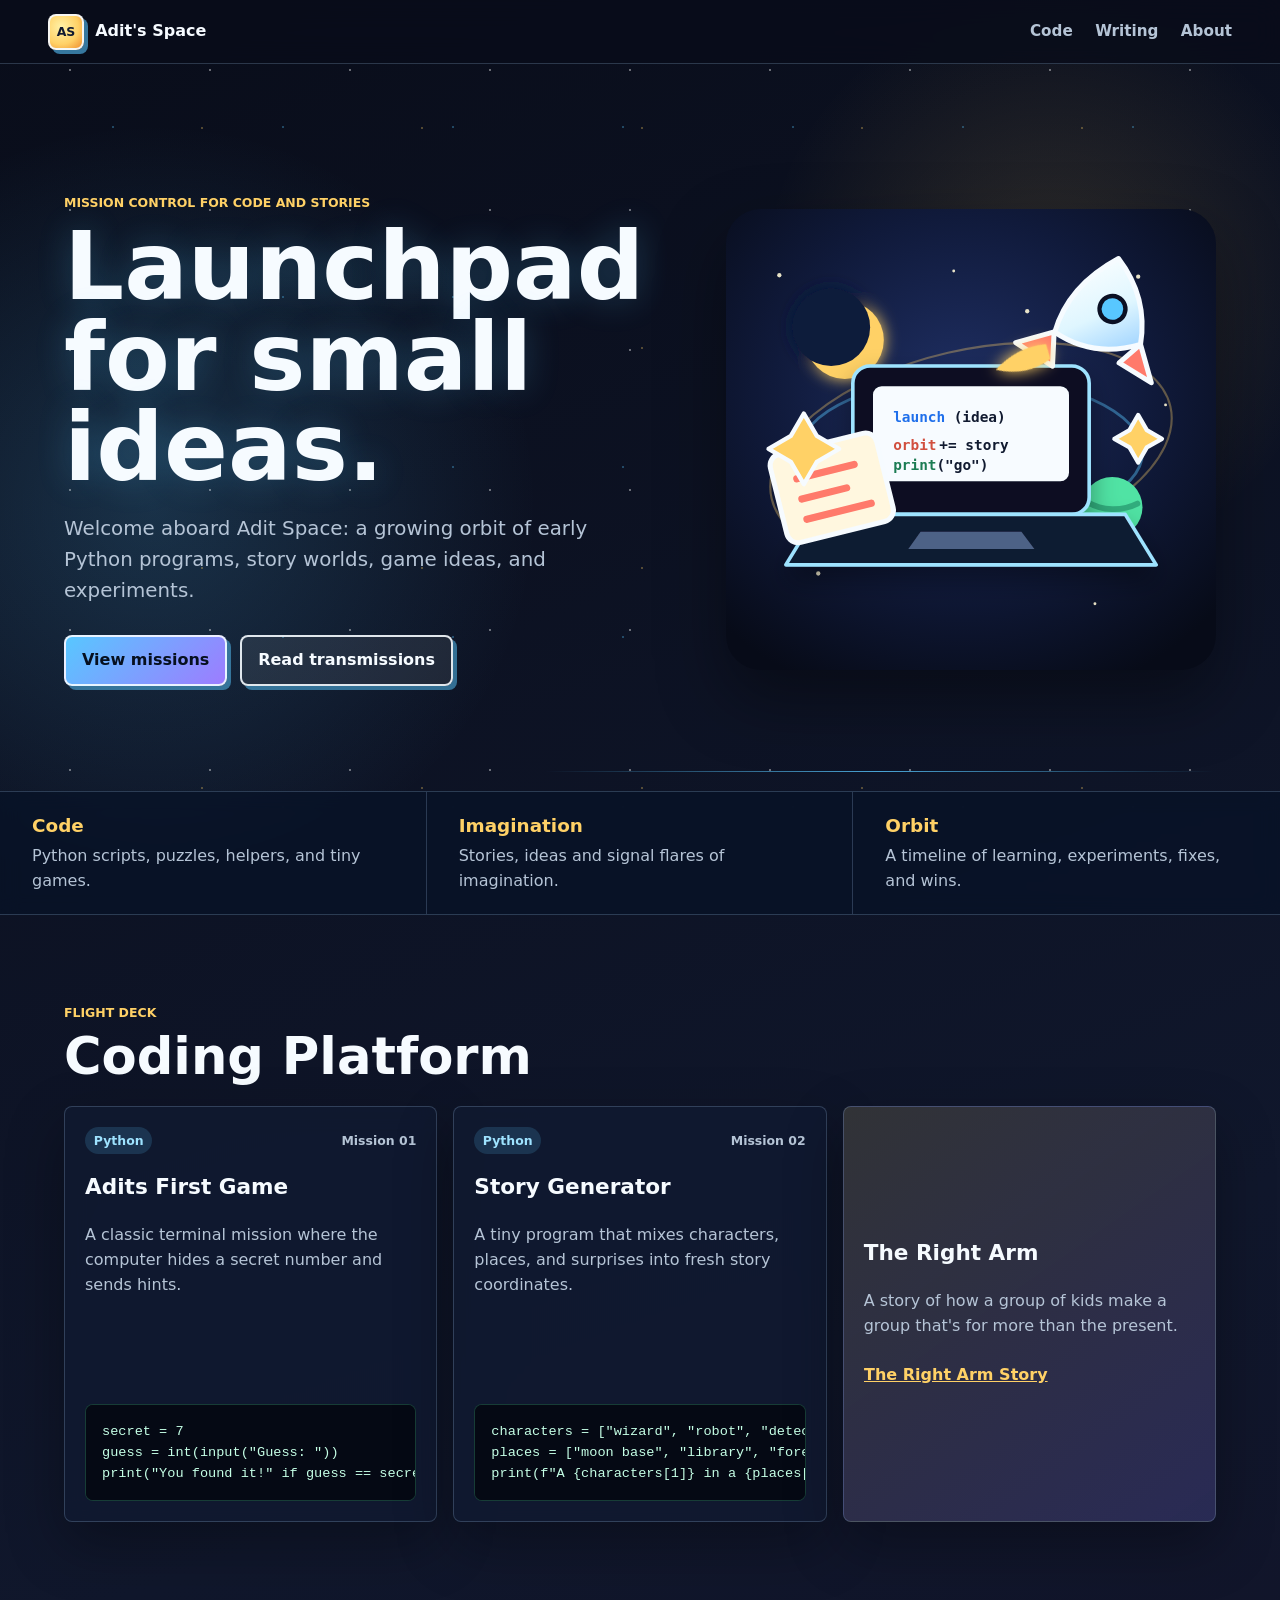
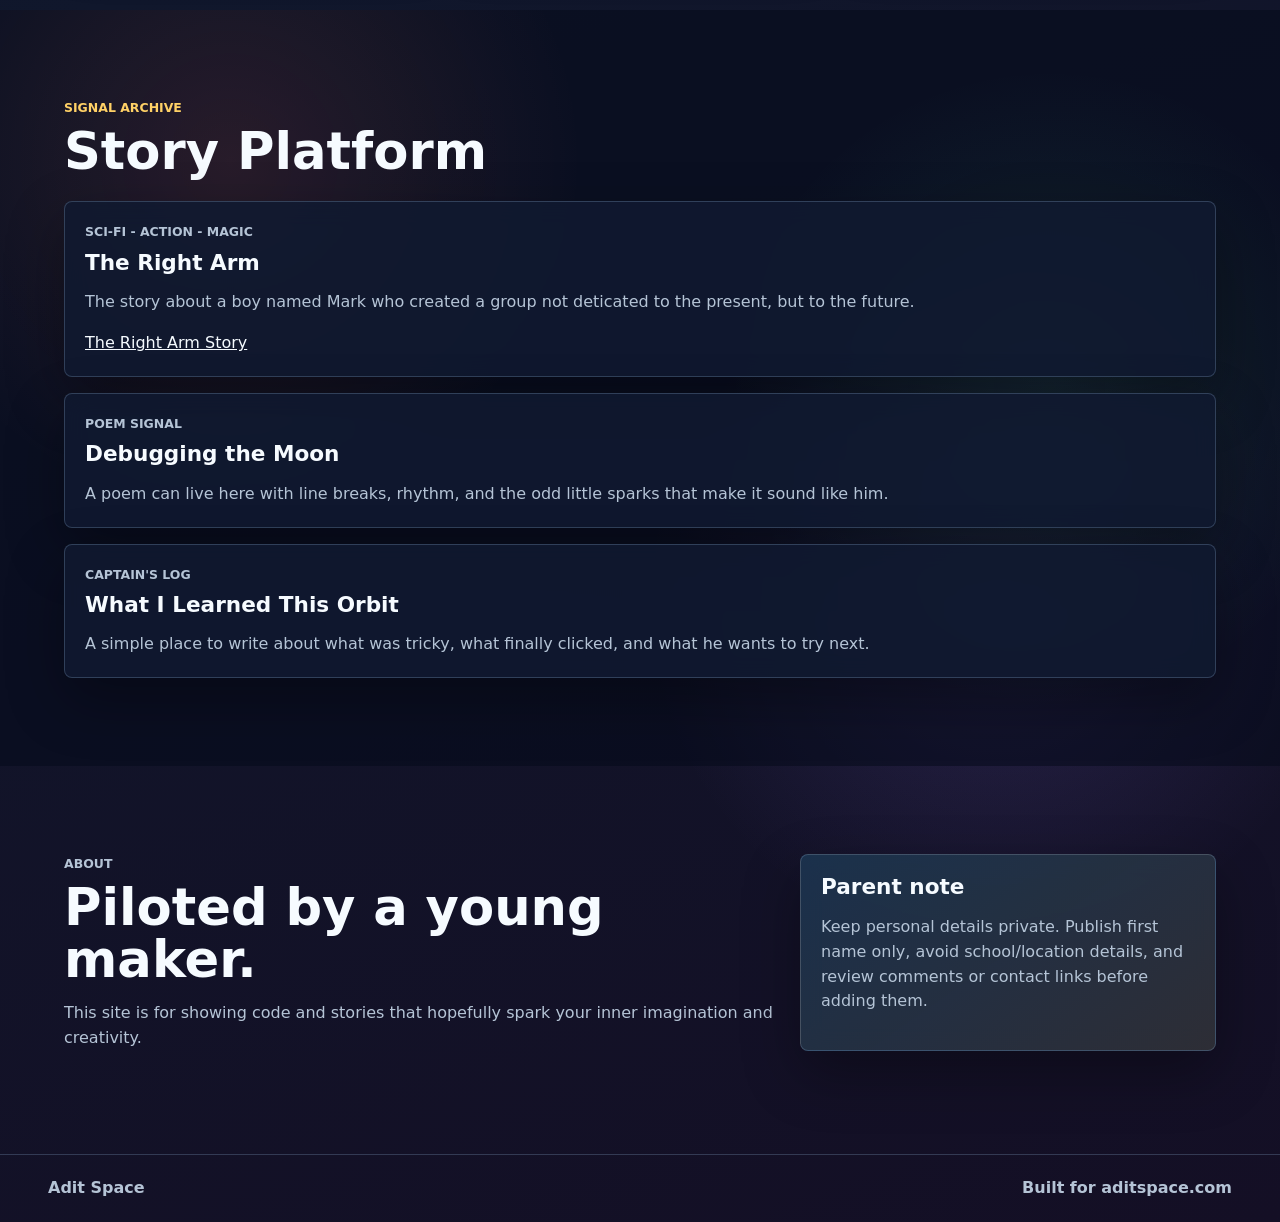
<file: index.html>
<!doctype html>
<html lang="en">
  <head>
    <meta charset="utf-8">
    <meta name="viewport" content="width=device-width, initial-scale=1">
    <meta name="description" content="Adit's space-themed launchpad for Python projects, stories, poems, and experiments.">
    <title>Adit Space</title>
    <link rel="stylesheet" href="styles.css">
  </head>
  <body>
    <header class="site-header">
      <a class="brand" href="#top" aria-label="Adit Space home">
        <span class="brand-mark">AS</span>
        <span>Adit's Space</span>
      </a>
      <nav class="nav" aria-label="Main navigation">
        <a href="#code">Code</a>
        <a href="#writing">Writing</a>
        <a href="#about">About</a>
      </nav>
    </header>

    <main id="top">
      <section class="hero" aria-labelledby="hero-title">
        <div class="hero-copy">
          <p class="eyebrow">Mission control for code and stories</p>
          <h1 id="hero-title">Launchpad for small ideas.</h1>
          <p>
            Welcome aboard Adit Space: a growing orbit of early Python programs, story worlds,
            game ideas, and experiments.
          </p>
          <div class="hero-actions">
            <a class="button primary" href="#code">View missions</a>
            <a class="button secondary" href="#writing">Read transmissions</a>
          </div>
        </div>
        <div class="hero-art" aria-label="Illustration of a space-themed coding launchpad">
          <img src="assets/adit-space-hero.svg" alt="">
        </div>
      </section>

      <section class="intro-strip" aria-label="What lives here">
        <div>
          <strong>Code</strong>
          <span>Python scripts, puzzles, helpers, and tiny games.</span>
        </div>
        <div>
          <strong>Imagination</strong>
          <span>Stories, ideas and signal flares of imagination.</span>
        </div>
        <div>
          <strong>Orbit</strong>
          <span>A timeline of learning, experiments, fixes, and wins.</span>
        </div>
      </section>

      <section class="section" id="code" aria-labelledby="code-title">
        <div class="section-heading">
          <p class="eyebrow">Flight deck</p>
          <h2 id="code-title">Coding Platform</h2>
        </div>
        <div class="project-grid">
          <article class="card">
            <div class="card-topline">
              <span class="tag">Python</span>
              <span class="date">Mission 01</span>
            </div>
            <h3>Adits First Game</h3>
            <p>A classic terminal mission where the computer hides a secret number and sends hints.</p>
            <pre><code>secret = 7
guess = int(input("Guess: "))
print("You found it!" if guess == secret else "Try again")</code></pre>
          </article>

          <article class="card">
            <div class="card-topline">
              <span class="tag">Python</span>
              <span class="date">Mission 02</span>
            </div>
            <h3>Story Generator</h3>
            <p>A tiny program that mixes characters, places, and surprises into fresh story coordinates.</p>
            <pre><code>characters = ["wizard", "robot", "detective"]
places = ["moon base", "library", "forest"]
print(f"A {characters[1]} in a {places[0]}")</code></pre>
          </article>

          <article class="card add-card">
            <h3>The Right Arm</h3>
            <p>A story of how a group of kids make a group that's for more than the present.</p>
            <a href="TheRightArm.html">The Right Arm Story</a>
          </article>
        </div>
      </section>

      <section class="section writing-band" id="writing" aria-labelledby="writing-title">
        <div class="section-heading">
          <p class="eyebrow">Signal archive</p>
          <h2 id="writing-title">Story Platform</h2>
        </div>
        <div class="writing-list">
          <article class="writing-piece">
            <p class="piece-type">Sci-fi - Action - Magic</p>
            <h3>The Right Arm</h3>
            <p>
             The story about a boy named Mark who created a group not deticated to the present, but to the future.
            </p>
            <a href="TheRightArm.html">The Right Arm Story</a>
          </article>
          <article class="writing-piece">
            <p class="piece-type">Poem signal</p>
            <h3>Debugging the Moon</h3>
            <p>
              A poem can live here with line breaks, rhythm, and the odd little sparks that
              make it sound like him.
            </p>
          </article>
          <article class="writing-piece">
            <p class="piece-type">Captain's log</p>
            <h3>What I Learned This Orbit</h3>
            <p>
              A simple place to write about what was tricky, what finally clicked, and what
              he wants to try next.
            </p>
          </article>
        </div>
      </section>

      <section class="section about" id="about" aria-labelledby="about-title">
        <div class="about-copy">
          <p class="eyebrow">About</p>
          <h2 id="about-title">Piloted by a young maker.</h2>
          <p>
            This site is for showing code and stories that hopefully spark your 
            inner imagination and creativity.
          </p>
        </div>
        <div class="note">
          <h3>Parent note</h3>
          <p>
            Keep personal details private. Publish first name only, avoid school/location
            details, and review comments or contact links before adding them.
          </p>
        </div>
      </section>
    </main>

    <footer class="site-footer">
      <span>Adit Space</span>
      <span>Built for aditspace.com</span>
    </footer>
  </body>
</html>
</file>
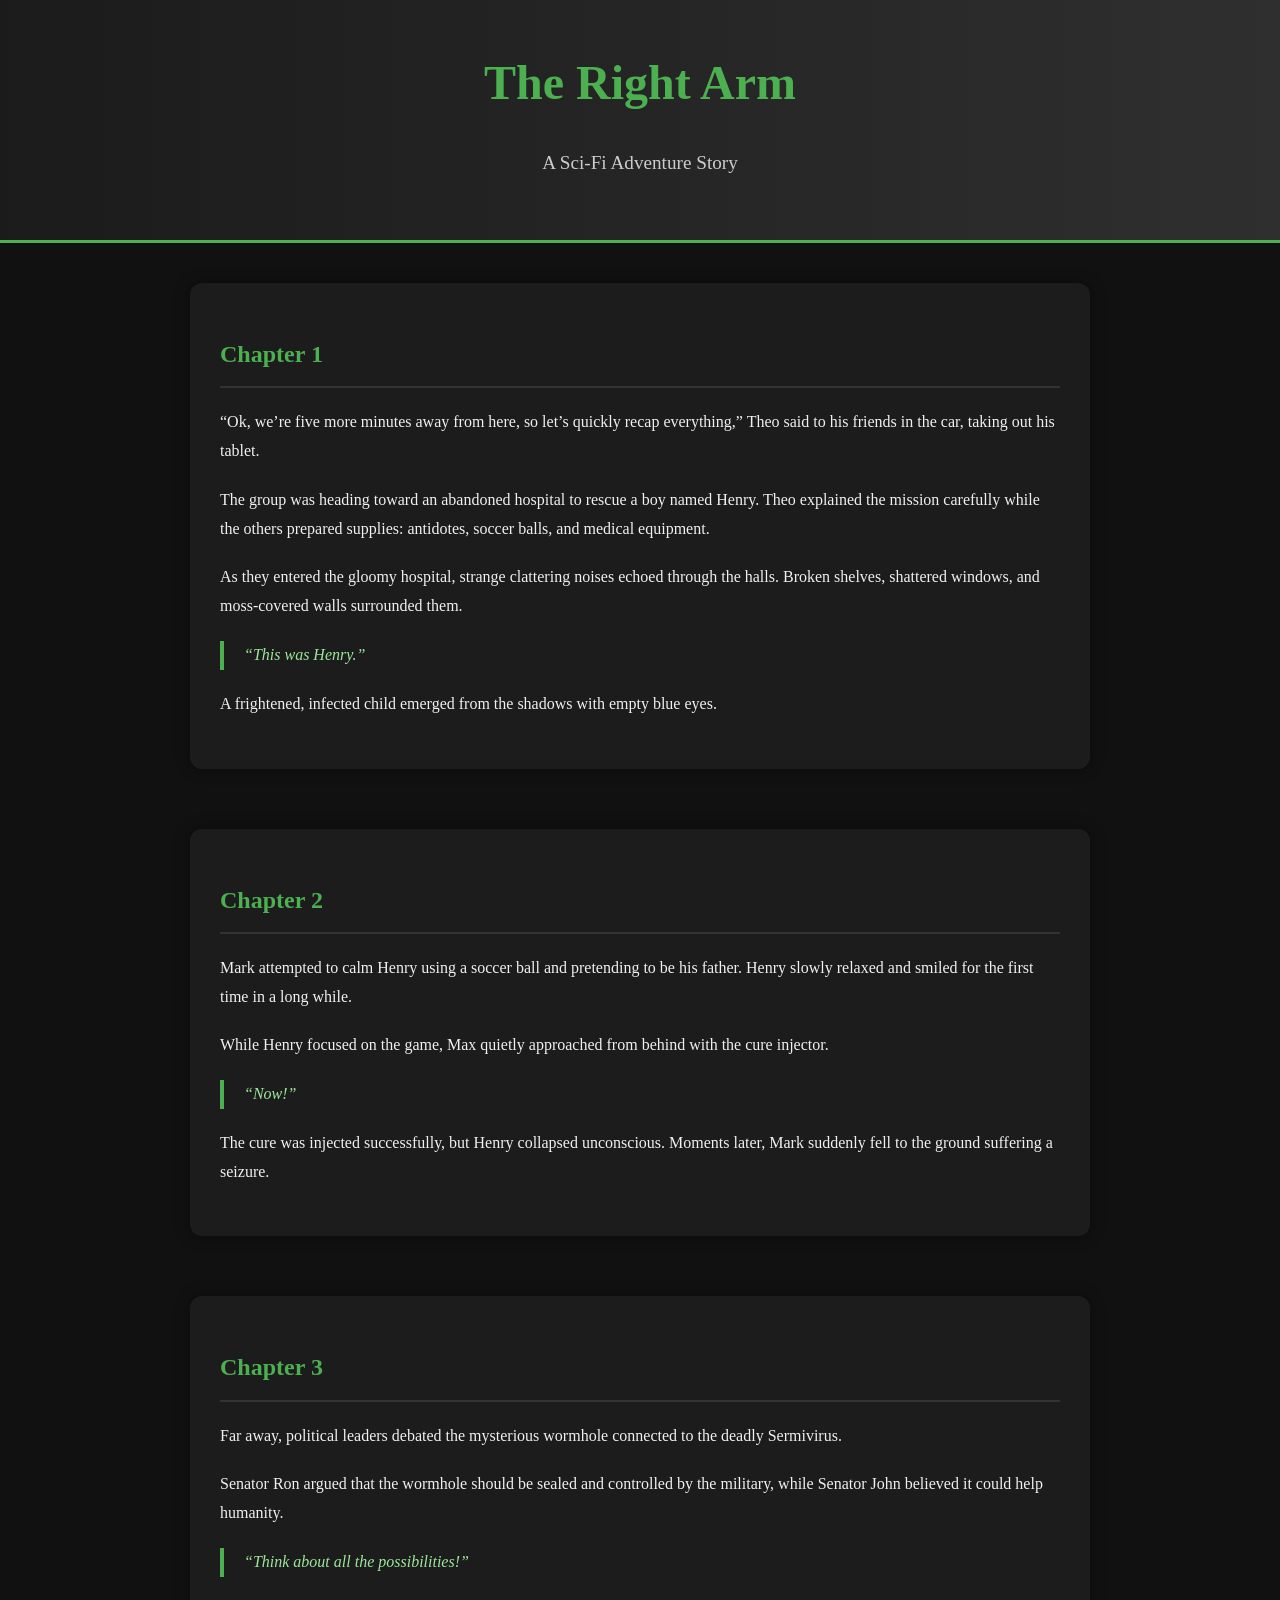
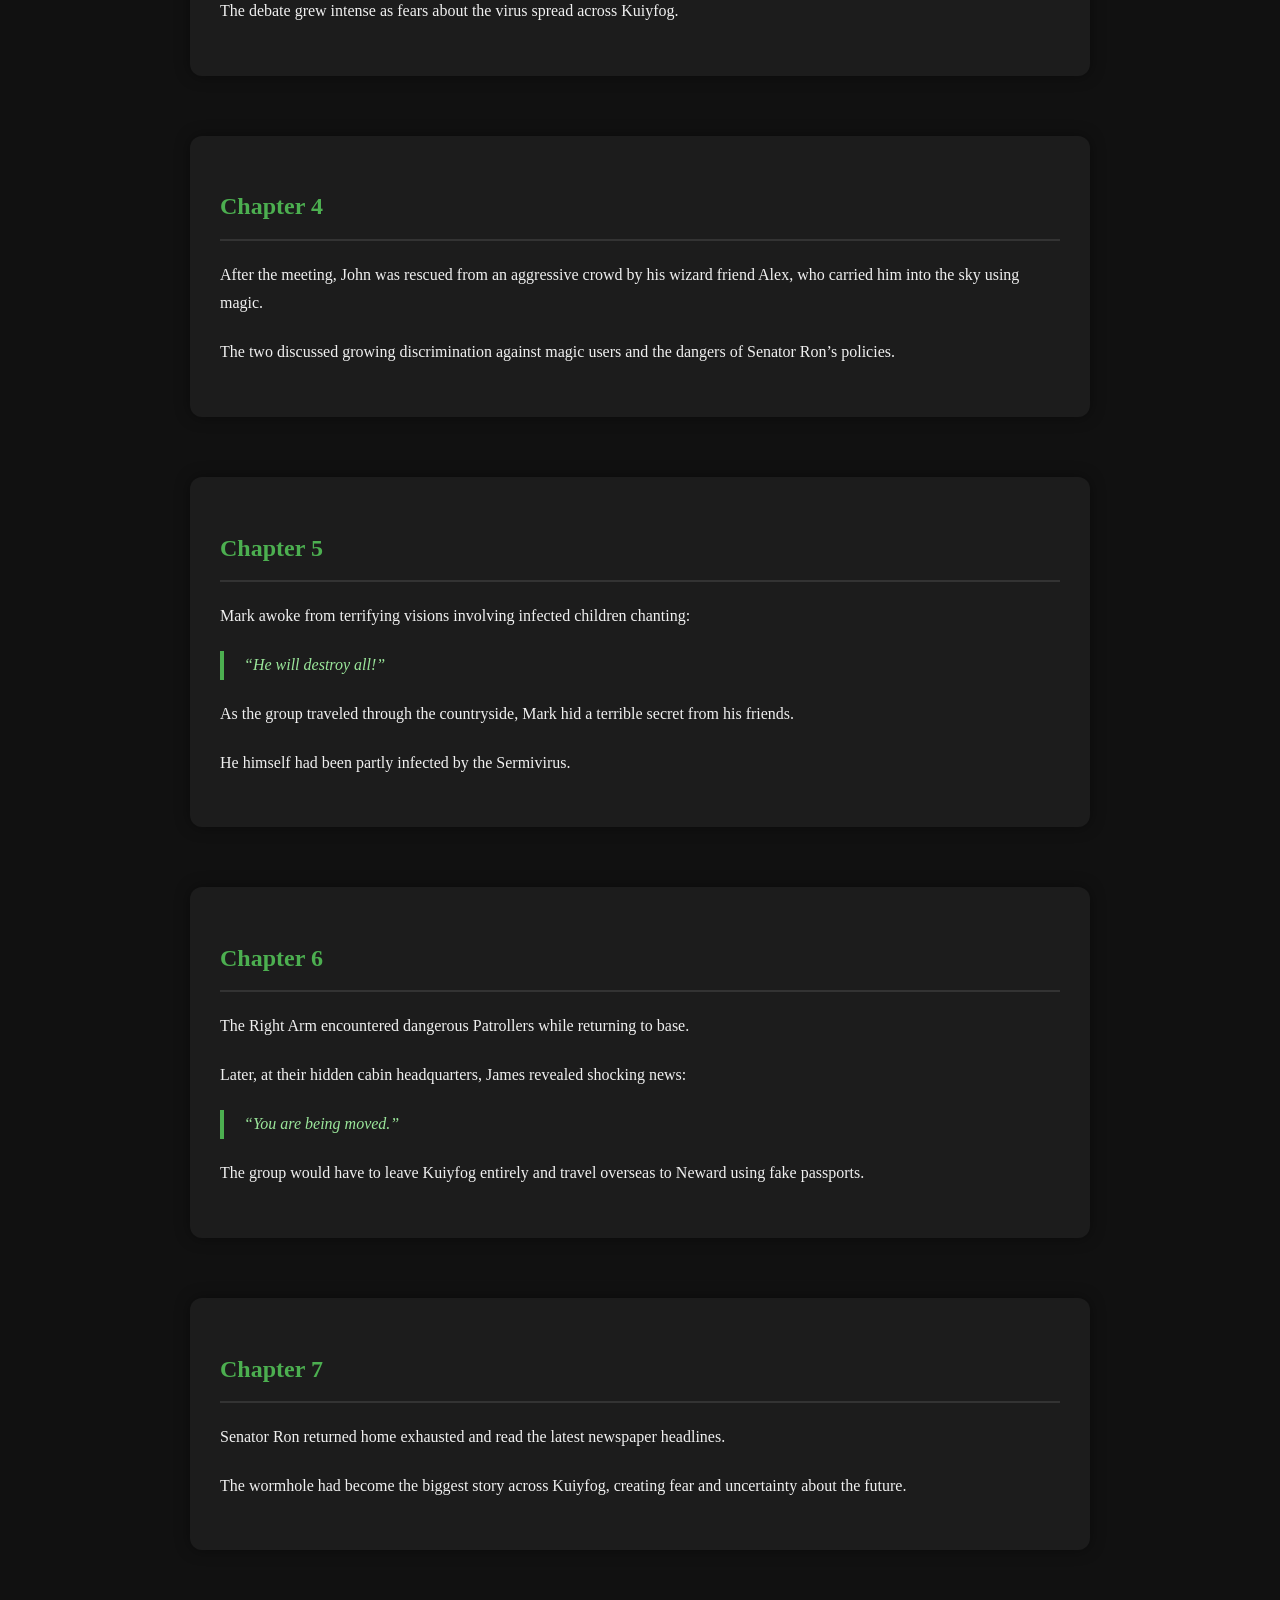
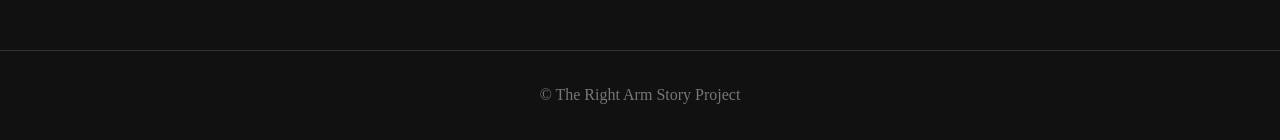
<file: TheRightArm.html>
<!DOCTYPE html>
<html lang="en">
<head>
<meta charset="UTF-8">
<meta name="viewport" content="width=device-width, initial-scale=1.0">
<title>The Right Arm</title>

<style>
    body {
        margin: 0;
        font-family: 'Georgia', serif;
        background: #111;
        color: #f0f0f0;
        line-height: 1.8;
    }

    header {
        background: linear-gradient(to right, #1b1b1b, #2f2f2f);
        padding: 40px;
        text-align: center;
        border-bottom: 3px solid #4CAF50;
    }

    header h1 {
        margin: 0;
        font-size: 3em;
        color: #4CAF50;
    }

    header p {
        color: #ccc;
        font-size: 1.2em;
    }

    .container {
        max-width: 900px;
        margin: auto;
        padding: 40px 20px;
    }

    .chapter {
        margin-bottom: 60px;
        padding: 30px;
        background: #1c1c1c;
        border-radius: 12px;
        box-shadow: 0 0 15px rgba(0,0,0,0.4);
    }

    .chapter h2 {
        color: #4CAF50;
        border-bottom: 2px solid #333;
        padding-bottom: 10px;
        margin-bottom: 20px;
    }

    p {
        margin-bottom: 20px;
    }

    footer {
        text-align: center;
        padding: 30px;
        color: #777;
        border-top: 1px solid #333;
    }

    .quote {
        font-style: italic;
        color: #9be79b;
        margin: 20px 0;
        padding-left: 20px;
        border-left: 4px solid #4CAF50;
    }
</style>
</head>

<body>

<header>
    <h1>The Right Arm</h1>
    <p>A Sci-Fi Adventure Story</p>
</header>

<div class="container">

    <div class="chapter">
        <h2>Chapter 1</h2>

        <p>“Ok, we’re five more minutes away from here, so let’s quickly recap everything,” Theo said to his friends in the car, taking out his tablet.</p>

        <p>The group was heading toward an abandoned hospital to rescue a boy named Henry. Theo explained the mission carefully while the others prepared supplies: antidotes, soccer balls, and medical equipment.</p>

        <p>As they entered the gloomy hospital, strange clattering noises echoed through the halls. Broken shelves, shattered windows, and moss-covered walls surrounded them.</p>

        <div class="quote">
            “This was Henry.”
        </div>

        <p>A frightened, infected child emerged from the shadows with empty blue eyes.</p>
    </div>

    <div class="chapter">
        <h2>Chapter 2</h2>

        <p>Mark attempted to calm Henry using a soccer ball and pretending to be his father. Henry slowly relaxed and smiled for the first time in a long while.</p>

        <p>While Henry focused on the game, Max quietly approached from behind with the cure injector.</p>

        <div class="quote">
            “Now!”
        </div>

        <p>The cure was injected successfully, but Henry collapsed unconscious. Moments later, Mark suddenly fell to the ground suffering a seizure.</p>
    </div>

    <div class="chapter">
        <h2>Chapter 3</h2>

        <p>Far away, political leaders debated the mysterious wormhole connected to the deadly Sermivirus.</p>

        <p>Senator Ron argued that the wormhole should be sealed and controlled by the military, while Senator John believed it could help humanity.</p>

        <div class="quote">
            “Think about all the possibilities!”
        </div>

        <p>The debate grew intense as fears about the virus spread across Kuiyfog.</p>
    </div>

    <div class="chapter">
        <h2>Chapter 4</h2>

        <p>After the meeting, John was rescued from an aggressive crowd by his wizard friend Alex, who carried him into the sky using magic.</p>

        <p>The two discussed growing discrimination against magic users and the dangers of Senator Ron’s policies.</p>
    </div>

    <div class="chapter">
        <h2>Chapter 5</h2>

        <p>Mark awoke from terrifying visions involving infected children chanting:</p>

        <div class="quote">
            “He will destroy all!”
        </div>

        <p>As the group traveled through the countryside, Mark hid a terrible secret from his friends.</p>

        <p>He himself had been partly infected by the Sermivirus.</p>
    </div>

    <div class="chapter">
        <h2>Chapter 6</h2>

        <p>The Right Arm encountered dangerous Patrollers while returning to base.</p>

        <p>Later, at their hidden cabin headquarters, James revealed shocking news:</p>

        <div class="quote">
            “You are being moved.”
        </div>

        <p>The group would have to leave Kuiyfog entirely and travel overseas to Neward using fake passports.</p>
    </div>

    <div class="chapter">
        <h2>Chapter 7</h2>

        <p>Senator Ron returned home exhausted and read the latest newspaper headlines.</p>

        <p>The wormhole had become the biggest story across Kuiyfog, creating fear and uncertainty about the future.</p>
    </div>

</div>

<footer>
    © The Right Arm Story Project
</footer>

</body>
</html>
</file>
<file: styles.css>
:root {
  color-scheme: dark;
  --ink: #f6fbff;
  --muted: #b5c4d6;
  --paper: #090d1a;
  --panel: rgba(17, 26, 48, 0.88);
  --line: rgba(156, 190, 229, 0.24);
  --blue: #58c7ff;
  --green: #50e3a4;
  --coral: #ff7a6b;
  --gold: #ffd166;
  --violet: #9d7cff;
  --shadow: 0 22px 58px rgba(0, 0, 0, 0.32);
}

* {
  box-sizing: border-box;
}

html {
  scroll-behavior: smooth;
}

body {
  margin: 0;
  background:
    radial-gradient(circle at 12% 18%, rgba(88, 199, 255, 0.18), transparent 24rem),
    radial-gradient(circle at 82% 10%, rgba(255, 209, 102, 0.14), transparent 18rem),
    radial-gradient(circle at 78% 78%, rgba(157, 124, 255, 0.16), transparent 22rem),
    linear-gradient(160deg, #090d1a 0%, #10172c 50%, #140f25 100%);
  color: var(--ink);
  font-family: Inter, ui-sans-serif, system-ui, -apple-system, BlinkMacSystemFont, "Segoe UI", sans-serif;
  line-height: 1.55;
}

body::before {
  position: fixed;
  inset: 0;
  z-index: -1;
  pointer-events: none;
  content: "";
  background-image:
    radial-gradient(circle, rgba(255, 255, 255, 0.92) 0 1px, transparent 1.4px),
    radial-gradient(circle, rgba(88, 199, 255, 0.75) 0 1px, transparent 1.4px),
    radial-gradient(circle, rgba(255, 209, 102, 0.72) 0 1px, transparent 1.4px);
  background-position: 0 0, 28px 42px, 92px 18px;
  background-size: 140px 140px, 170px 170px, 220px 220px;
  opacity: 0.42;
}

a {
  color: inherit;
}

.site-header {
  position: sticky;
  top: 0;
  z-index: 10;
  display: flex;
  align-items: center;
  justify-content: space-between;
  gap: 1rem;
  padding: 0.85rem clamp(1rem, 4vw, 3rem);
  background: rgba(9, 13, 26, 0.82);
  border-bottom: 1px solid var(--line);
  backdrop-filter: blur(14px);
}

.brand {
  display: inline-flex;
  align-items: center;
  gap: 0.7rem;
  font-weight: 800;
  text-decoration: none;
}

.brand-mark {
  display: grid;
  width: 2.25rem;
  height: 2.25rem;
  place-items: center;
  border: 2px solid rgba(246, 251, 255, 0.92);
  border-radius: 8px;
  background: radial-gradient(circle at 35% 35%, #fff2a8, var(--gold) 58%, #ef8f2f);
  color: #111a30;
  box-shadow: 4px 4px 0 rgba(88, 199, 255, 0.58);
  font-size: 0.78rem;
}

.nav {
  display: flex;
  gap: clamp(0.7rem, 2vw, 1.4rem);
  font-size: 0.95rem;
  font-weight: 700;
}

.nav a {
  color: var(--muted);
  text-decoration: none;
}

.nav a:hover {
  color: var(--gold);
}

.hero {
  position: relative;
  display: grid;
  grid-template-columns: minmax(0, 1fr) minmax(18rem, 0.82fr);
  align-items: center;
  gap: clamp(2rem, 5vw, 5rem);
  min-height: calc(88vh - 4.1rem);
  padding: clamp(1.7rem, 4vw, 4rem) clamp(1rem, 5vw, 5rem) 1.7rem;
}

.hero::after {
  position: absolute;
  right: clamp(1rem, 5vw, 5rem);
  bottom: 1.15rem;
  width: min(42rem, 78vw);
  height: 1px;
  content: "";
  background: linear-gradient(90deg, transparent, rgba(88, 199, 255, 0.8), transparent);
}

.hero-copy {
  max-width: 43rem;
}

.eyebrow,
.piece-type {
  margin: 0 0 0.55rem;
  color: var(--gold);
  font-size: 0.78rem;
  font-weight: 900;
  letter-spacing: 0;
  text-transform: uppercase;
}

h1,
h2,
h3,
p {
  overflow-wrap: anywhere;
}

h1 {
  margin: 0;
  max-width: 12ch;
  font-size: clamp(3rem, 8vw, 5.9rem);
  line-height: 0.96;
  letter-spacing: 0;
  text-shadow: 0 0 34px rgba(88, 199, 255, 0.24);
}

.hero p:not(.eyebrow) {
  max-width: 38rem;
  margin: 1.35rem 0 0;
  color: var(--muted);
  font-size: clamp(1.05rem, 2vw, 1.24rem);
}

.hero-actions {
  display: flex;
  flex-wrap: wrap;
  gap: 0.8rem;
  margin-top: 1.8rem;
}

.button {
  display: inline-flex;
  min-height: 2.8rem;
  align-items: center;
  justify-content: center;
  border: 2px solid rgba(246, 251, 255, 0.9);
  border-radius: 8px;
  padding: 0.68rem 1rem;
  font-weight: 850;
  text-decoration: none;
  box-shadow: 4px 4px 0 rgba(88, 199, 255, 0.5);
}

.button.primary {
  background: linear-gradient(135deg, var(--blue), var(--violet));
  color: #06101f;
}

.button.secondary {
  background: rgba(246, 251, 255, 0.08);
  color: var(--ink);
}

.hero-art {
  position: relative;
  display: grid;
  min-height: 23rem;
  place-items: center;
}

.hero-art img {
  width: min(100%, 34rem);
  height: auto;
  filter: drop-shadow(0 28px 34px rgba(0, 0, 0, 0.38));
}

.intro-strip {
  display: grid;
  grid-template-columns: repeat(3, 1fr);
  border-block: 1px solid var(--line);
  background: rgba(8, 19, 39, 0.72);
  backdrop-filter: blur(10px);
}

.intro-strip div {
  display: grid;
  gap: 0.25rem;
  min-height: 7rem;
  padding: 1.25rem clamp(1rem, 3vw, 2rem);
  border-right: 1px solid var(--line);
}

.intro-strip div:last-child {
  border-right: 0;
}

.intro-strip strong {
  font-size: 1.15rem;
  color: var(--gold);
}

.intro-strip span {
  color: var(--muted);
}

.section {
  padding: clamp(3rem, 7vw, 5.5rem) clamp(1rem, 5vw, 5rem);
}

.section-heading {
  max-width: 50rem;
  margin-bottom: 1.5rem;
}

h2 {
  margin: 0;
  font-size: clamp(2rem, 4vw, 3.4rem);
  line-height: 1;
}

.project-grid {
  display: grid;
  grid-template-columns: repeat(3, minmax(0, 1fr));
  gap: 1rem;
}

.card,
.writing-piece,
.note {
  border: 1px solid var(--line);
  border-radius: 8px;
  background: var(--panel);
  box-shadow: var(--shadow);
  backdrop-filter: blur(12px);
}

.card {
  display: flex;
  min-height: 26rem;
  flex-direction: column;
  padding: 1.25rem;
}

.card-topline {
  display: flex;
  align-items: center;
  justify-content: space-between;
  gap: 1rem;
  margin-bottom: 1.3rem;
}

.tag,
.date {
  font-size: 0.78rem;
  font-weight: 850;
}

.tag {
  border-radius: 999px;
  padding: 0.24rem 0.55rem;
  background: rgba(88, 199, 255, 0.16);
  color: #9ee3ff;
}

.date {
  color: var(--muted);
}

h3 {
  margin: 0 0 0.55rem;
  font-size: 1.35rem;
  line-height: 1.1;
}

.card p,
.writing-piece p,
.note p,
.about-copy p {
  color: var(--muted);
}

pre {
  width: 100%;
  margin: auto 0 0;
  overflow-x: auto;
  border-radius: 8px;
  padding: 1rem;
  border: 1px solid rgba(80, 227, 164, 0.24);
  background: #050914;
  color: #c5ffe6;
  font-size: 0.85rem;
}

code {
  font-family: "SFMono-Regular", Consolas, "Liberation Mono", monospace;
}

.add-card {
  justify-content: center;
  background:
    linear-gradient(145deg, rgba(255, 209, 102, 0.14), rgba(157, 124, 255, 0.18)),
    var(--panel);
}

.add-card a {
  width: fit-content;
  margin-top: 0.5rem;
  color: var(--gold);
  font-weight: 850;
}

.writing-band {
  background:
    radial-gradient(circle at 18% 20%, rgba(255, 122, 107, 0.12), transparent 22rem),
    radial-gradient(circle at 82% 50%, rgba(80, 227, 164, 0.1), transparent 20rem),
    rgba(6, 12, 28, 0.56);
}

.writing-list {
  display: grid;
  gap: 1rem;
}

.writing-piece {
  padding: 1.25rem;
}

.writing-piece p:last-child {
  max-width: 62rem;
  margin-bottom: 0;
}

.about {
  display: grid;
  grid-template-columns: minmax(0, 1fr) minmax(17rem, 26rem);
  gap: 1.5rem;
  align-items: start;
}

.about-copy {
  max-width: 50rem;
}

.note {
  padding: 1.25rem;
  background:
    linear-gradient(145deg, rgba(88, 199, 255, 0.14), rgba(255, 209, 102, 0.12)),
    var(--panel);
}

.site-footer {
  display: flex;
  flex-wrap: wrap;
  justify-content: space-between;
  gap: 0.7rem;
  padding: 1.3rem clamp(1rem, 4vw, 3rem);
  border-top: 1px solid var(--line);
  color: var(--muted);
  font-weight: 700;
}

@media (max-width: 900px) {
  .hero,
  .about {
    grid-template-columns: 1fr;
  }

  .hero {
    gap: 1rem;
    min-height: auto;
    padding-top: 1.6rem;
  }

  .hero-art {
    min-height: 13rem;
  }

  .hero-art img {
    width: min(74%, 20rem);
  }

  .project-grid,
  .intro-strip {
    grid-template-columns: 1fr;
  }

  .intro-strip div {
    border-right: 0;
    border-bottom: 1px solid var(--line);
  }

  .intro-strip div:last-child {
    border-bottom: 0;
  }
}

@media (max-width: 560px) {
  .site-header {
    align-items: flex-start;
    flex-direction: column;
  }

  .nav {
    width: 100%;
    justify-content: space-between;
  }

  h1 {
    font-size: clamp(2.65rem, 15vw, 4rem);
  }

  .hero p:not(.eyebrow) {
    margin-top: 1rem;
    font-size: 1rem;
  }

  .hero-actions {
    margin-top: 1.25rem;
  }

  .button {
    width: 100%;
  }
}
</file>
